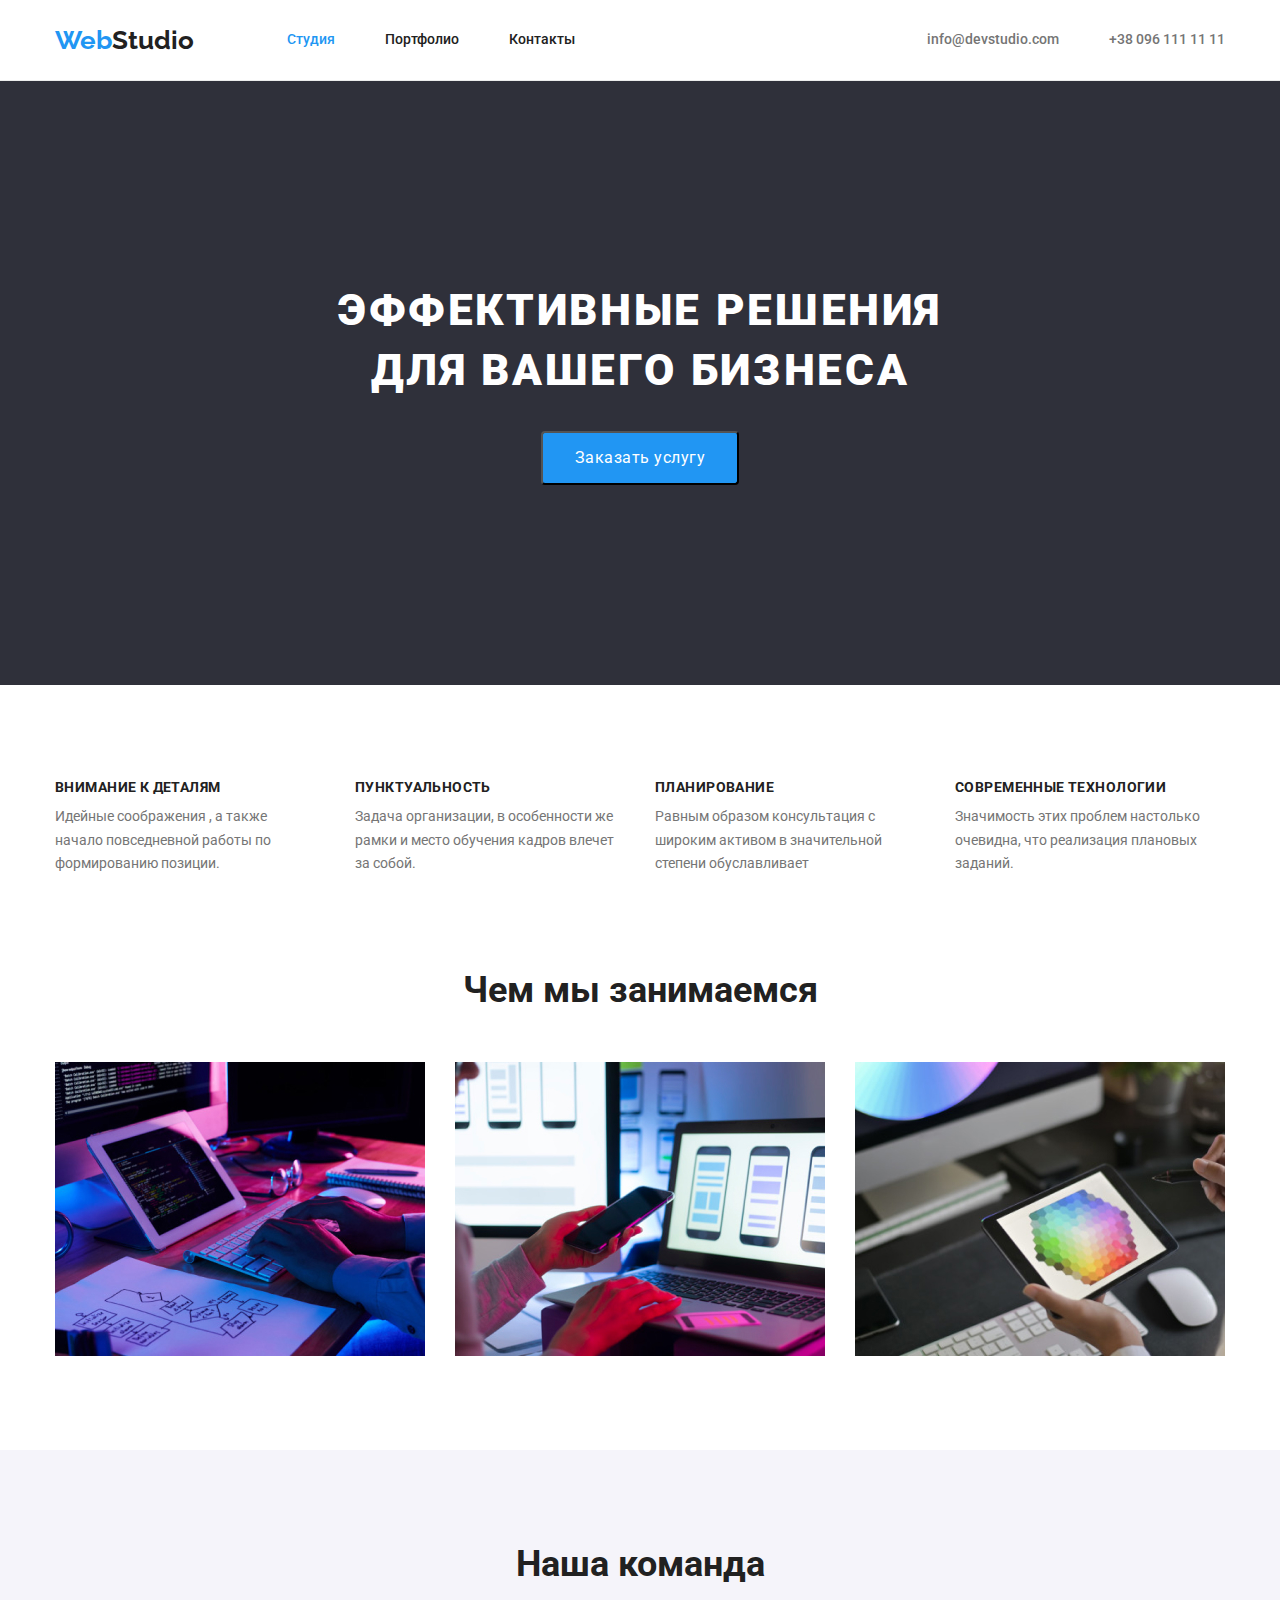
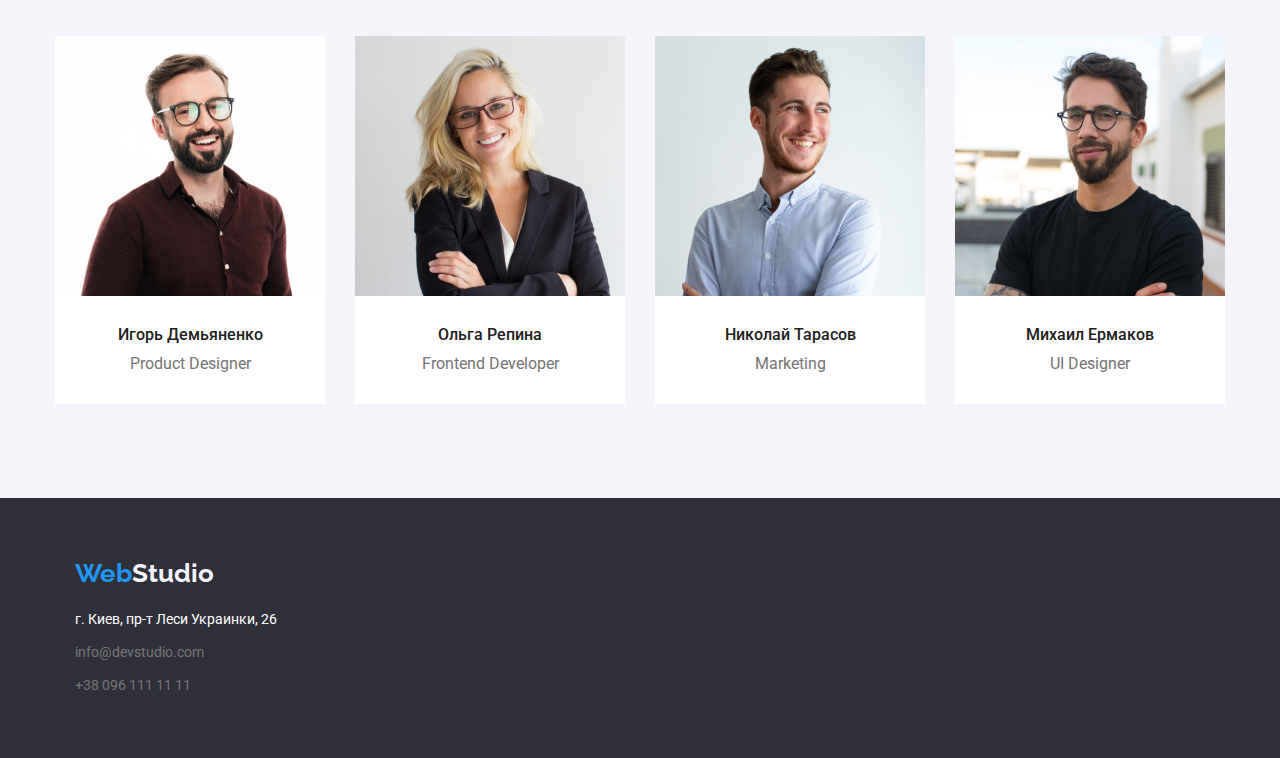
<file: index.html>
<!DOCTYPE html>
<html lang="ru">
<head>
    <meta charset="UTF-8">
    <meta http-equiv="X-UA-Compatible" content="IE=edge">
    <meta name="viewport" content="width= , initial-scale=1.0">
    <title>Главная страница студии</title>
    <link rel="preconnect" href="https://fonts.googleapis.com">
    <link rel="preconnect" href="https://fonts.gstatic.com" crossorigin>
    <link href="https://fonts.googleapis.com/css2?family=Raleway:wght@700&family=Roboto:wght@400;500;700;900&display=swap"
        rel="stylesheet">
<link rel="stylesheet" href="https://cdnjs.cloudflare.com/ajax/libs/modern-normalize/1.1.0/modern-normalize.min.css">
<link rel="stylesheet" href="./styles/styles.css">
</head>
<body>
    <!-- Шапка-->
    <header class="page-header">
        <div class="container main-nav">
            <nav class="nav">
                <a href="/index.html" class="logo">
                    <span class="web">Web</span>Studio</a>
                <ul class="site-nav list">
                    <li class="item"> <a href="./index.html" class="site-nav-link current">Студия</a> </li>
                    <li class="item"> <a href="./portfolio.html" class="site-nav-link">Портфолио</a> </li>
                    <li class="item"> <a href="" class="site-nav-link">Контакты</a> </li>
                </ul>
            </nav>
            <ul class="auth-nav list">
                <li class="item"> <a href="mailto:info@devstudio.com" class="auth-nav-link">info@devstudio.com</a> </li>
                <li class="item"> <a href="tel:+380961111111" class="auth-nav-link">+38 096 111 11 11</a> </li>
            </ul>
        </div>
    </header>
 
        <main>
    <!--Банер-->
        <section class="hero">
        <div class="container">
          <h1 class="hero-title">ЭФФЕКТИВНЫЕ РЕШЕНИЯ <br/> ДЛЯ ВАШЕГО БИЗНЕСА</h1>
          <button type="button" name="заказать услугу" class="button">Заказать услугу</button>
        </div> 
    </section>
       

    <!--Преимущества-->
    <section class="section">
        <div class="container ">
        <h2 class="visually-hidden">Наши преимущества</h2>
         <ul class="feature-list list">
            <li class="item"> <h3 class="title">ВНИМАНИЕ К ДЕТАЛЯМ </h3>
                 <p class="text">Идейные соображения , а  также <br/> начало повседневной работы по формированию позиции.</p>
            </li>
            <li class="item"> <h3 class="title">ПУНКТУАЛЬНОСТЬ </h3>
                 <p class="text">Задача организации, в особенности же рамки и место обучения кадров влечет за собой.</p>
            </li>
            <li class="item"> <h3 class="title">ПЛАНИРОВАНИЕ </h3>
                 <p class="text">Равным образом консультация с широким активом в значительной степени обуславливает</p>
            </li>
            <li class="item"> <h3 class="title">СОВРЕМЕННЫЕ ТЕХНОЛОГИИ </h3>
                <p class="text">Значимость этих проблем настолько очевидна, что реализация плановых заданий.</p>
            </li>
        </ul>
        </div>
    </section>
    
    <!--Чем мы занимаемся-->
    <section class="section second">
        <div class="container">
        <h2 class="section-title">Чем мы занимаемся</h2>
           <ul class="units list">
               <li class="item"> <img src="./images/box1.jpg" alt="Десктопные приложения" width="370"> </li>
               <li class="item"> <img src="./images/box2.jpg" alt="Мобильные приложения" width="370"> </li>
               <li class="item"> <img src="./images/box3.jpg" alt="Дизайнерские решения" width="370"> </li>
           </ul>
        </div>
    </section>

    <!--Наша команда-->
    <section class="section group">
       <div class="container">
       <h2 class="section-title">Наша команда</h2>
            <ul class="team list">
                <li class="item"><img src="./images/img1.jpg" alt="фото игорь демьяненко" width="270"><div class="worker"><h3 class="team-title">Игорь Демьяненко</h3><p class="text-team">Product Designer</p></div></li>
                <li class="item"><img src="./images/img2.jpg" alt="фото ольга репина" width="270"><div class="worker"><h3 class="team-title"> Ольга Репина</h3><p class="text-team">Frontend Developer</p></div></li>
                <li class="item"><img src="./images/img3.jpg" alt="фото николай тарасов" width="270"><div class="worker"><h3 class="team-title">Николай Тарасов</h3><p class="text-team">Marketing</p></div></li>
                <li class="item"><img src="./images/img4.jpg" alt="фото михаил ермаков" width="270"><div class="worker"><h3 class="team-title">Михаил Ермаков</h3> <p class="text-team">UI Designer</p></div></li>
                
            </ul>
        </div>
    </section>
    </main>
    <!--Футер-->
    <footer class="last">
        <div class="container ">
        <a href="/index.html" class="logo footer">
        <span class="web">Web</span>Studio</a>
        <address>
            <ul class="footer list">
            <li class="item"><a href="https://goo.gl/maps/i7YYpfPSyJy5PhJe8" class="adress">г. Киев, пр-т Леси Украинки, 26</a></li>
            <li class="item"><a href="mailto:info@devstudio.com" class="auth">info@devstudio.com</a></li>
            <li class="item"><a href="tel:+380961111111" class="auth">+38 096 111 11 11</a></li>
            </ul>
        </address>
        </div>
            </footer>
  
</body>
</html>
</file>
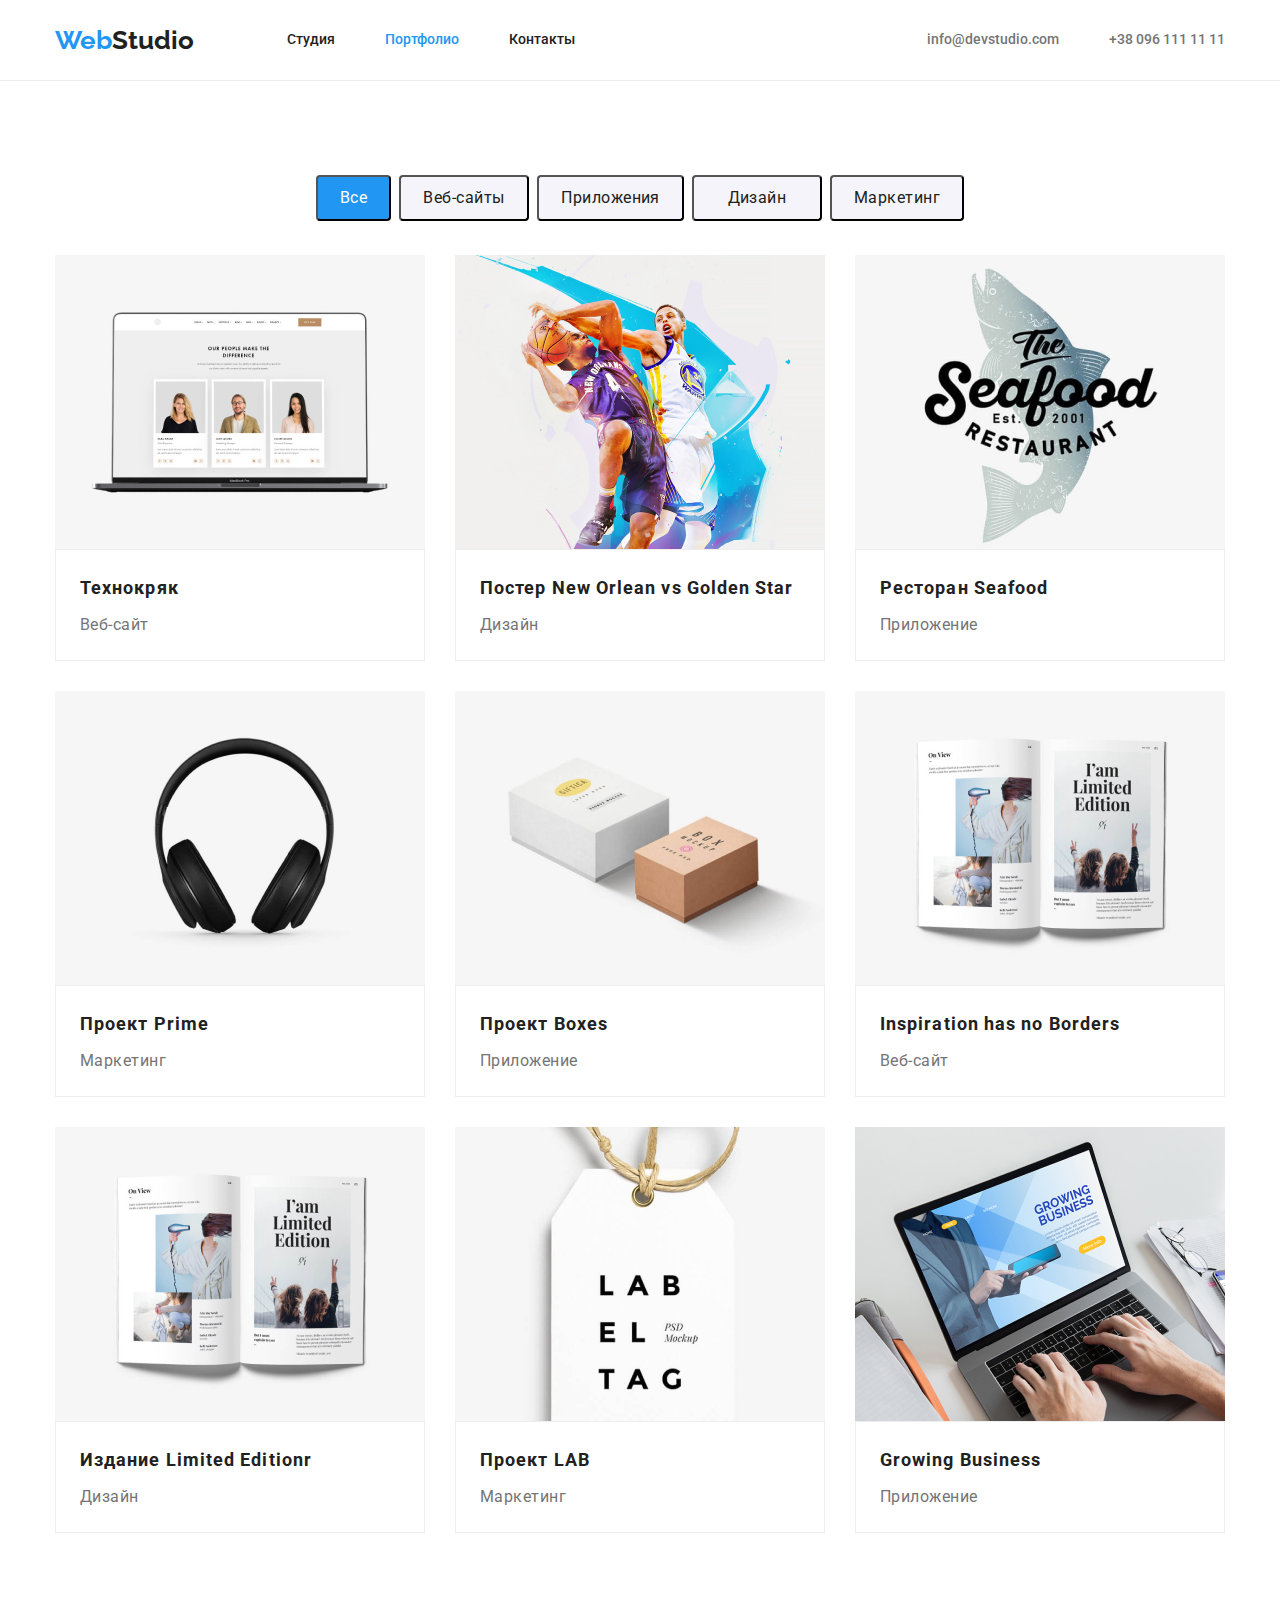
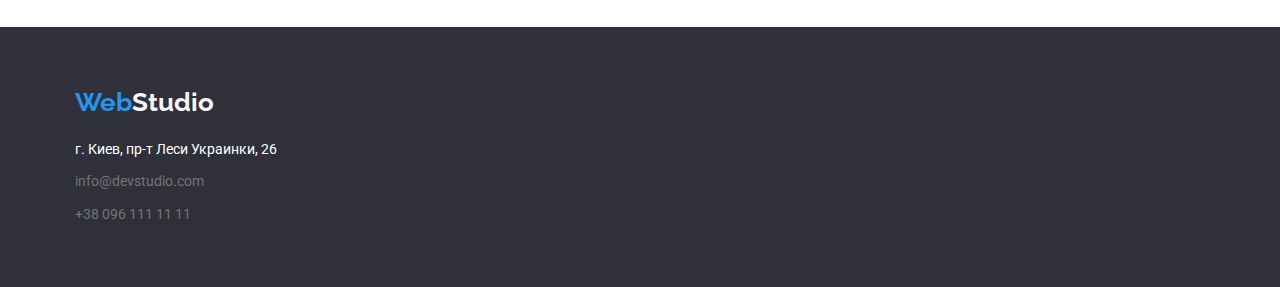
<file: portfolio.html>
<!DOCTYPE html>
<html lang="ru">

<head>
    <meta charset="UTF-8">
    <meta http-equiv="X-UA-Compatible" content="IE=edge">
    <meta name="viewport" content="width= , initial-scale=1.0">
    <title>Главная страница студии</title>
    <link rel="preconnect" href="https://fonts.googleapis.com">
    <link rel="preconnect" href="https://fonts.gstatic.com" crossorigin>
    <link
        href="https://fonts.googleapis.com/css2?family=Raleway:wght@700&family=Roboto:wght@400;500;700;900&display=swap"
        rel="stylesheet">
    <link rel="stylesheet" href="https://cdnjs.cloudflare.com/ajax/libs/modern-normalize/1.1.0/modern-normalize.min.css">
    <link rel="stylesheet" href="./styles/styles.css">
</head>

<body>
    <!-- Шапка-->
    <header class="page-header">
       <div class="container main-nav">
        <nav class="nav">
            <a href="/index.html" class="logo">
                <span class="web">Web</span>Studio</a>
            <ul class="site-nav list">
                <li class="item"> <a href="./index.html" class="site-nav-link ">Студия</a> </li>
                <li class="item"> <a href="./portfolio.html" class="site-nav-link current">Портфолио</a> </li>
                <li class="item"> <a href="" class="site-nav-link">Контакты</a> </li>
            </ul>
        </nav>
        <ul class="auth-nav list">
            <li class="item"> <a href="mailto:info@devstudio.com" class="auth-nav-link">info@devstudio.com</a> </li>
            <li class="item"> <a href="tel:+380961111111" class="auth-nav-link">+38 096 111 11 11</a> </li>
        </ul>
       </div>
    </header>
<main>
    <!-- Скрытый заголовок -->
    <section class="section">
    <div class="container">
    <h1 class="visually-hidden">Портфолио</h1>
    <ul class="filter list">
       <li class="filter-item"><button type="button" class="button-primary">Все</button></li>
       <li class="filter-item"><button type="button" class="button-secondary">Веб-сайты</button></li>
       <li class="filter-item"><button type="button" class="button-secondary">Приложения</button></li>
       <li class="filter-item"><button type="button" class="button-secondary">Дизайн</button></li>
       <li class="filter-item"><button type="button" class="button-secondary">Маркетинг</button></li>
    </ul>

    <!-- Примеры работ -->
            <ul class="portfolio list">
            <li class="item">
                <img src="./images/p1.jpg" alt="Веб-сайт технокряк"  width="370">
                <div class="card">
                <h2 class="title">Технокряк</h2>
                <p class="sector">Веб-сайт</p>
                </div>
            </li>
            <li class="item">
                <img src="./images/p2.jpg" alt="Постер New Orlean vs Golden Star" width="370">
                <div class="card">
                <h2 class="title">Постер New Orlean vs Golden Star</h2>
                <p class="sector">Дизайн</p>
                </div>
            </li>
            <li class="item">
                <img src="./images/p3.jpg" alt="Ресторан Seafood" width="370">
                <div class="card">
                <h2 class="title">Ресторан Seafood</h2>
                <p class="sector">Приложение</p>
                </div>
            </li>
            <li class="item">
                <img src="./images/p4.jpg" alt="Проект Prime" width="370">
                <div class="card">
                <h2 class="title">Проект Prime</h2>
                <p class="sector">Маркетинг</p>
                </div>
            </li>
            <li class="item">
                <img src="./images/p5.jpg" alt="Проект Boxes" width="370">
                <div class="card">
                <h3 class="title">Проект Boxes</h3>
                <p class="sector">Приложение</p>
                </div>
            </li>
            <li class="item">
                <img src="./images/p7.jpg" alt="Inspiration has no Borders" width="370">
                <div class="card">
                <h3 class="title">Inspiration has no Borders</h3>
                <p class="sector">Веб-сайт</p>
                </div>
            <li class="item">
                <img src="./images/p7.jpg" alt="Издание Limited Edition" width="370">
                <div class="card">
                <h3 class="title">Издание Limited Editionr</h3>
                <p class="sector">Дизайн</p>
                </div>
            </li>
            <li class="item">
                <img src="./images/p8.jpg" alt="Проект LAB" width="370">
                <div class="card">
                <h3 class="title">Проект LAB</h3>
                <p class="sector">Маркетинг</p>
                </div>
            </li>
            <li class="item">
                <img src="./images/p9.jpg" alt="Growing Business" width="370">
                <div class="card">
                <h3 class="title">Growing Business</h3>
                <p class="sector">Приложение</p>
                </div>
            </li>
        </ul>
        </div>
    </section>

</main>

    <!--Футер-->
    <footer class="last">
        <div class="container ">
            <a href="/index.html" class="logo footer">
                <span class="web">Web</span>Studio</a>
            <address>
                <ul class="footer list">
                    <li class="item"><a href="https://goo.gl/maps/i7YYpfPSyJy5PhJe8" class="adress">г. Киев, пр-т Леси
                            Украинки, 26</a></li>
                    <li class="item"><a href="mailto:info@devstudio.com" class="auth">info@devstudio.com</a></li>
                    <li class="item"><a href="tel:+380961111111" class="auth">+38 096 111 11 11</a></li>
                </ul>
            </address>
        </div>
    </footer>
    
    </body>
    
    </html>
</file>
<file: styles/styles.css>
/*Цвет основного текста #212121*/
/*Цвет дополнительного текста #757575*/
/*Акцент 2196F3*/
/* Белый FFFFFF */
/* background: #E5E5E5 */
/* background вторичный: #F5F4FA; */
/* background футер: #2F303A; */

:root {
  --primary-text-color: #757575;
  --title-text-color: #212121;
  --accent-color: #2196f3;
  --primary-wight-color: #fff;
  --secondary-botton-color: #f5f4fa;
  --background-second: #f5f4fa;
}

body {
  background-color: #fff;
  color: var(--primary-text-color);

  font-family: Roboto, sans-serif;
  font-size: 14px;
}

/* Утилиты */
.list {
  list-style: none;
}

/* h1, */
h1,
h2,
h3,
p,
ul {
  margin: 0;
  padding: 0;
}

.container {
  margin: 0 auto;
  width: 1200px;
  /* outline: 2px solid #2196f3; */
  padding: 0 15px;
}
.section {
  padding-top: 94px;
  padding-bottom: 94px;
}

.visually-hidden {
  position: absolute;
  width: 1px;
  height: 1px;
  margin: -1px;
  border: 0;
  padding: 0;
  white-space: nowrap;
  clip-path: inset(100%);
  clip: rect(0 0 0 0);
  overflow: hidden;
}

/* page heder */
.page-header {
  border-bottom: 1px solid #ececec;
}

.main-nav {
  display: flex;
  align-items: center;
}
.nav {
  display: flex;
  align-items: center;
}

/* logo*/
.logo {
  color: var(--title-text-color);

  font-family: Raleway;
  font-weight: 700;
  font-size: 26px;
  line-height: 1.19;
  text-decoration: none;
}

.logo:hover {
  color: var(--accent-color);
}
.web {
  color: var(--accent-color);
}

/* site-nav */
.site-nav {
  display: flex;
  margin-left: 93px;
}

.site-nav .item:not(:last-child) {
  margin-right: 50px;
}

.site-nav-link {
  display: block;
  padding-top: 32px;
  padding-bottom: 32px;
  padding-left: 0;

  color: var(--title-text-color);

  font-weight: 500;
  line-height: 1.14;
  letter-spacing: 0.02;
  text-decoration: none;
}
.site-nav-link:hover,
.site-nav-link:focus {
  color: var(--accent-color);
}
.site-nav-link.current {
  color: var(--accent-color);
}

.auth-nav {
  display: flex;
  margin-left: auto;
}
.auth-nav .item + .item {
  margin-left: 50px;
}

.auth-nav-link {
  display: block;
  padding-top: 32px;
  padding-bottom: 32px;

  color: var(--primary-text-color);

  font-weight: 500;
  line-height: 1.14;
  letter-spacing: 0.02;
  text-decoration: none;
}
.auth-nav-link:hover,
.auth-nav-link:focus {
  color: var(--accent-color);
}

/* hero */
.hero {
  background-color: #2f303a;
  max-width: 1600px;
  margin-left: auto;
  margin-right: auto;
  text-align: center;
  padding-top: 200px;
  padding-bottom: 200px;
}

.hero-title {
  margin-bottom: 30px;

  color: var(--primary-wight-color);

  font-weight: 900;
  font-size: 44px;
  line-height: 1.36;
  text-align: center;
  vertical-align: Top;
  letter-spacing: 0.06em;
}

.section-title {
  margin-top: 0;
  margin-bottom: 50px;

  color: var(--title-text-color);
  font-weight: 700;
  font-size: 36px;
  line-height: 1.16;
  text-align: center;
}

/* Преимущества */
.feature-list {
  display: flex;
}

.feature-list .item {
  width: 270px;
}

.feature-list .item:not(:last-child) {
  margin-right: 30px;
}

.feature-list .title {
  color: var(--title-text-color);

  font-size: 14px;
  font-weight: 700;
  line-height: 1.17;
  letter-spacing: 0.03em;
}

.list .text {
  margin-top: 10px;

  font-size: 14px;
  font-weight: 400;
  line-height: 1.7;
}

/* Чем мы занимаемся */
.units {
  display: flex;
}
img {
  display: block;
  max-width: 100%;
  height: auto;
}
.units .item {
  width: calc((100% - 60px) / 3);
  margin-right: 30px;
}
.units .item:last-child {
  margin-right: 0;
}

.units .list {
  margin-top: 50px;
}
.second {
  padding-top: 0;
}

/* team */
.team {
  display: flex;
  justify-content: center;
}

.team .item {
  background-color: var(--primary-wight-color);
  /* padding-bottom: 30px; */
}
.team .item:not(:last-child) {
  margin-right: 30px;
}

.team-title {
  color: var(--title-text-color);

  font-size: 16px;
  font-weight: 500;
  line-height: 1.18;
  text-align: center;
}

.list .text-team {
  margin-top: 10px;

  font-size: 16px;
  line-height: 1.18;
  text-align: center;
}
.worker {
  padding-top: 30px;
  padding-bottom: 30px;
}

.group {
  background-color: var(--background-second);
}

/* button */
.button {
  border-radius: 4px;
  padding: 10px 32px;
  color: var(--primary-wight-color);
  background-color: var(--accent-color);
  font-family: inherit;
  font-style: 700;
  font-size: 16px;
  line-height: 1.87;
  letter-spacing: 0.03em;
}

.button-primary {
  border-radius: 4px;
  padding: 6px 22px;

  color: var(--primary-wight-color);
  background-color: var(--accent-color);

  font-family: inherit;
  font-style: 700;
  font-size: 16px;
  line-height: 1.87;
  letter-spacing: 0.03em;
  text-align: center;
}
.button-secondary {
  border-radius: 4px;
  padding: 6px 22px;
  min-width: 130px;

  color: var(--title-text-color);
  background-color: var(--secondary-botton-color);

  font-family: inherit;
  font-style: 700;
  font-size: 16px;
  line-height: 1.87;
  letter-spacing: 0.03em;
  text-align: center;
}

.button-secondary:hover,
.button-secondary:focus {
  color: var(--primary-wight-color);
  background-color: var(--accent-color);
}

.filter .title {
  color: var(--title-text-color);
  font-weight: 700;
  font-size: 18px;
  line-height: 1.7;
  letter-spacing: 0.06em;
}

.filter-text {
  font-size: 16px;
  line-height: 1.6;
}

/* footer */
.last {
  padding: 60px;
  background-color: #2f303a;
}

.footer {
  color: var(--secondary-botton-color);
}

.footer .item:not(:last-child) {
  margin-bottom: 9px;
}

address {
  margin-top: 20px;
}
.footer .adress {
  background-color: #2f303a;
  color: var(--primary-wight-color);
  line-height: 1.7;
  font-style: normal;
  text-decoration: none;
}

.footer .auth {
  background-color: #2f303a;
  color: var(--primary-text-color);
  line-height: 1.7;
  font-style: normal;
  text-decoration: none;
}

/* Фильтр портфолио */
.filter {
  display: flex;
  justify-content: center;
}

.filter-item {
  margin-right: 8px;
  margin-bottom: 34px;
}
.filter-item:last-child {
  margin-right: 0;
}

/* Портфолио */

.portfolio {
  display: flex;
  flex-wrap: wrap;
}

.portfolio .item {
  width: 370px;
  margin-right: 30px;
  margin-bottom: 30px;
}
.portfolio .item {
  width: calc((100%- 60px) / 3);
  margin-right: 30px;
  margin-bottom: 30px;
}

.portfolio .item:nth-child(3n) {
  margin-right: 0;
}
.portfolio .item:nth-last-child(-n + 3) {
  margin-bottom: 0;
}

.card .title {
  margin-top: 0px;
  margin-bottom: 0;

  color: var(--title-text-color);

  font-size: 18px;
  font-weight: 700;
  line-height: 2;
  letter-spacing: 0.06em;
}
.card .sector {
  margin-top: 4px;

  font-size: 16px;
  font-weight: 400;
  line-height: 1.87;
  letter-spacing: 0.03em;
}

.card {
  border: 1px solid #eeeeee;
  padding: 20px 24px;
  line-height: 1.9;
}
</file>
